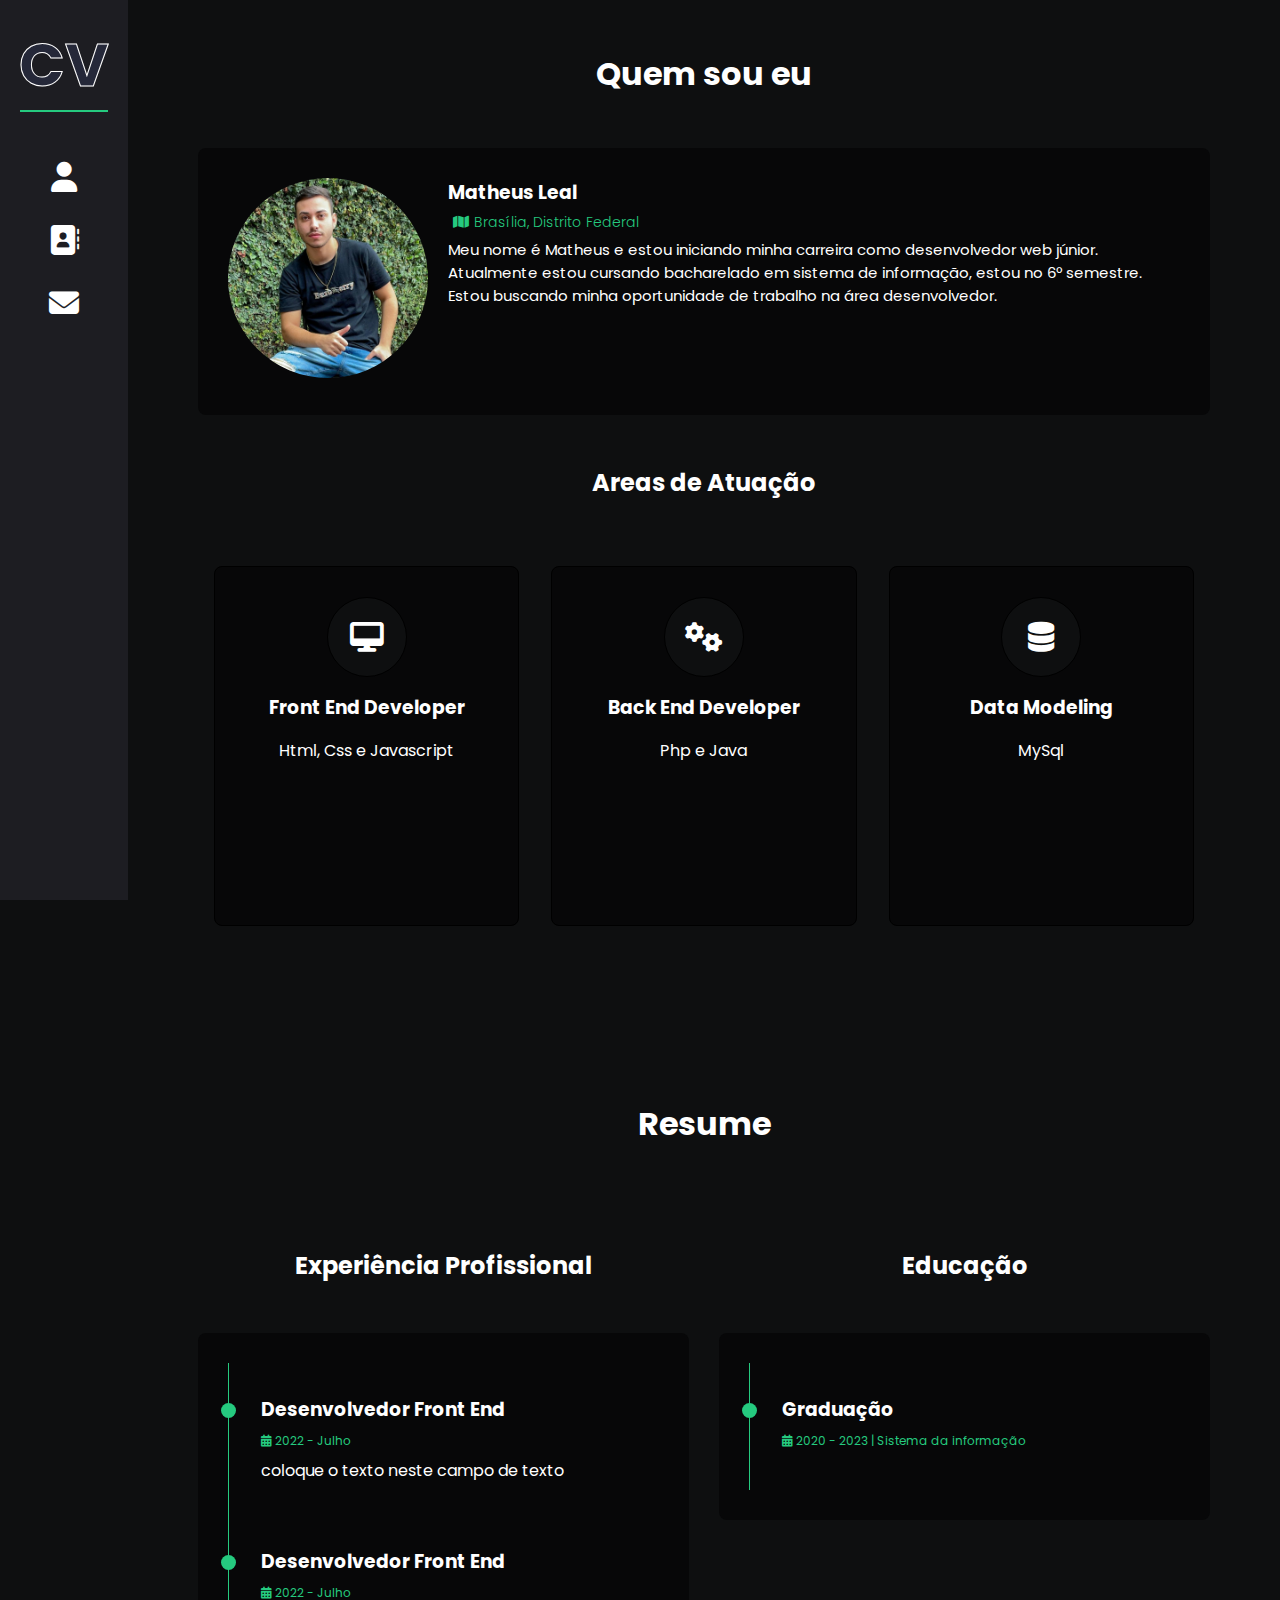
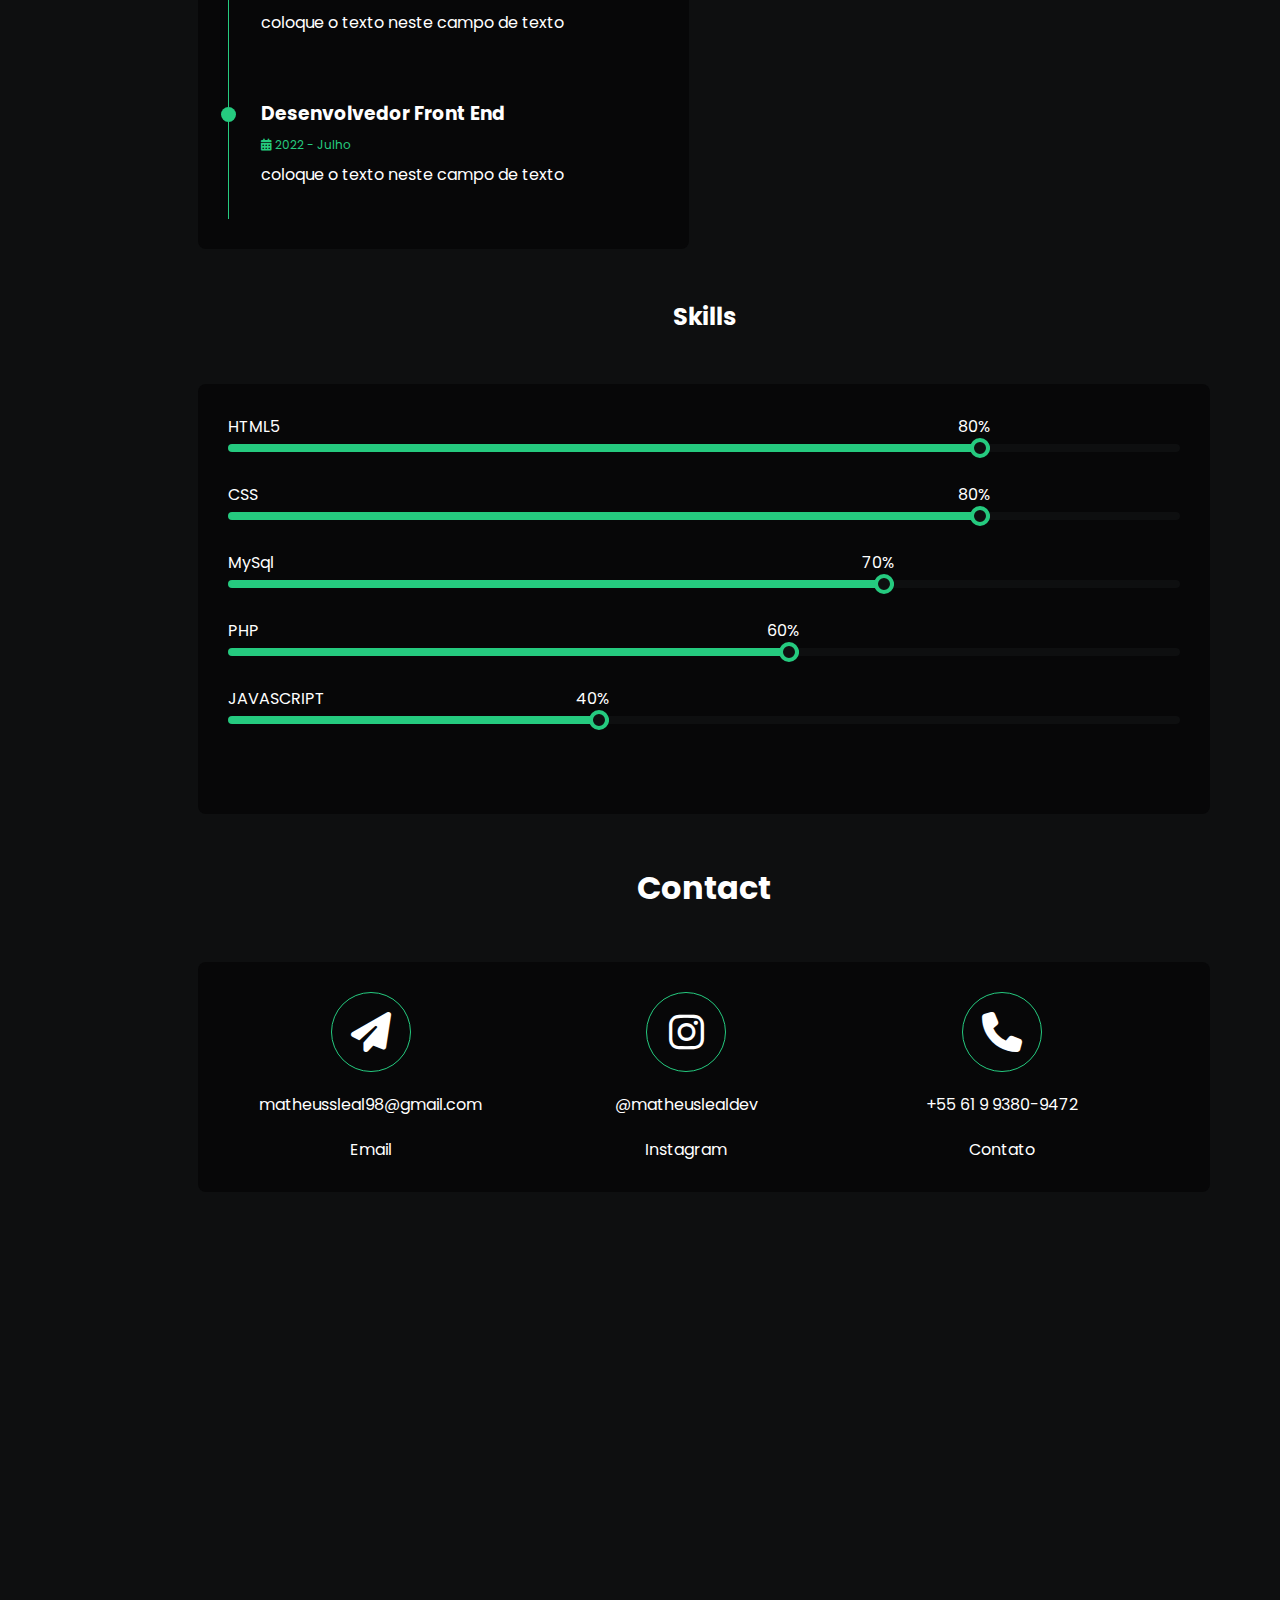
<file: index.html>
<!DOCTYPE html>
<html lang="en">

<head>
    <meta charset="UTF-8">
    <meta http-equiv="X-UA-Compatible" content="IE=edge">
    <meta name="viewport" content="width=device-width, initial-scale=1.0">
    <title>Meu Curriculo Virtual</title>
    <link rel="stylesheet" href="./css/main.css" />
    <link rel="stylesheet" href="https://cdnjs.cloudflare.com/ajax/libs/font-awesome/6.1.2/css/all.min.css">
    <link rel="preconnect" href="https://fonts.googleapis.com">
    <link rel="preconnect" href="https://fonts.gstatic.com" crossorigin>
    <link href="https://fonts.googleapis.com/css2?family=Open+Sans:wght@300;400;500;600&family=Poppins:wght@200;300;400;500;600&display=swap" rel="stylesheet">
    <link rel="stylesheet" href="./css/responsive-menu.css" />
</head>

<body>
    <div class="container">
        <header>
            <input type="checkbox" id="btn-menu">
            <label for="btn-menu">
              <i class="fa fa-bars" aria-hidden="true"></i>
              <div class="site-name">
                Matheus Leal
              </div>
            </label>
            <nav class="responsive-menu">
                <a onclick="closeMenu()" href="#aboutMeSection">Quem sou eu</a>
                <a onclick="closeMenu()" href="#resumeSection">Resumo</a>
                <a onclick="closeMenu()" href="#contactSection">Contato</a>
            </nav>
        </header>
        <div class="menu">
            <div class="logo">
                <h2 data-text="CV" class="fill-animation">CV</h2>
            </div>
            <p>
                <a href="#aboutMeSection">
                    <span><i class="fa-solid fa-user"></i></span>
                </a>
            </p>
            <p>
                <a href="#resumeSection">
                    <span><i class="fa-solid fa-address-book"></i></span>
                </a>
            </p>
            <p>
                <a href="#contactSection">
                    <span><i class="fa-solid fa-envelope"></i></span>
                </a>
            </p>
        </div>
        <div class="content">
            <div id="aboutMeSection" style="padding-bottom: 30px; min-height: 1000px;">
                <h1 class="title">Quem sou eu</h1>
                <div class="card-box card">
                    <div class="card-box-img">
                        <img src="./img/img1.jpg" alt="Matheus Photo">
                    </div>
                    <div class="card-box-body">
                        <h3>Matheus Leal</h3>
                        <p class="card-box-body-location"><i class="fa-solid fa-map"></i>Brasília, Distrito Federal</p>
                        <p class="card-box-body-information">Meu nome é Matheus e estou iniciando minha carreira como desenvolvedor web júnior.</p>
                        <p class="card-box-body-information">Atualmente estou cursando bacharelado em sistema de informação, estou no 6º semestre.</p>
                        <p class="card-box-body-information">Estou buscando minha oportunidade de trabalho na área desenvolvedor.</p>
                    </div>
                </div>
                <h2 class="title">Areas de Atuação</h2>
                <div class="service-container">
                    <div class="service-item">
                        <div class="service-item-card card">
                            <div class="service-item-card-icon">
                                <i class="fa-solid fa-desktop"></i>
                            </div>
                            <div class="service-item-card-title">
                                <h3>Front End Developer</h3>
                            </div>
                            <div class="service-item-card-description">
                                <span>Html, Css e Javascript</span>
                            </div>
                        </div>
                    </div>
                    <div class="service-item">
                        <div class="service-item-card card">
                            <div class="service-item-card-icon">
                                <i class="fa-solid fa-cogs"></i>
                            </div>
                            <div class="service-item-card-title">
                                <h3>Back End Developer</h3>
                            </div>
                            <div class="service-item-card-description">
                                <span>Php e Java</span>
                            </div>
                        </div>
                    </div>
                    <div class="service-item">
                        <div class="service-item-card card">
                            <div class="service-item-card-icon">
                                <i class="fa-solid fa-database"></i>
                            </div>
                            <div class="service-item-card-title">
                                <h3>Data Modeling</h3>
                            </div>
                            <div class="service-item-card-description">
                                <span>MySql</span>
                            </div>
                        </div>
                    </div>
                </div>
            </div>
            <div id="resumeSection">
                <h1 class="title">
                    Resume
                </h1>
                <div class="flexbox">
                    <div class="flexbox-item">
                        <h2 class="title">Experiência Profissional</h2>
                        <div class="card">
                            <div class="timeline-item">
                                <h3>Desenvolvedor Front End</h3>
                                <p class="timeline-item-period"><i class="fa-solid fa-calendar-days"></i> 2022 - Julho</p>
                                coloque o texto neste campo de texto
                                <div class="timeline-item-marker">
                                    <div class="timeline-item-marker-circle">

                                    </div>
                                    <div class="timeline-item-marker-line">

                                    </div>
                                </div>
                            </div>
                            <div class="timeline-item">
                                <h3>Desenvolvedor Front End</h3>
                                <p class="timeline-item-period"><i class="fa-solid fa-calendar-days"></i> 2022 - Julho</p>
                                coloque o texto neste campo de texto
                                <div class="timeline-item-marker">
                                    <div class="timeline-item-marker-circle">

                                    </div>
                                    <div class="timeline-item-marker-line">

                                    </div>
                                </div>
                            </div>
                            <div class="timeline-item">
                                <h3>Desenvolvedor Front End</h3>
                                <p class="timeline-item-period"><i class="fa-solid fa-calendar-days"></i> 2022 - Julho</p>
                                coloque o texto neste campo de texto
                                <div class="timeline-item-marker">
                                    <div class="timeline-item-marker-circle">

                                    </div>
                                    <div class="timeline-item-marker-line">

                                    </div>
                                </div>
                            </div>
                        </div>
                    </div>
                    <div class="flexbox-item">
                        <h2 class="title">Educação</h2>
                        <div class="card">
                            <div class="timeline-item">
                                <h3>Graduação</h3>
                                <p class="timeline-item-period"><i class="fa-solid fa-calendar-days"></i> 2020 - 2023 | Sistema da informação</p>
                                <div class="timeline-item-marker">
                                    <div class="timeline-item-marker-circle">

                                    </div>
                                    <div class="timeline-item-marker-line">

                                    </div>
                                </div>
                            </div>
                        </div>
                    </div>
                </div>
                <h2 class="title">Skills</h2>
                <div class="card padding-top-60">
                    <div class="progress-bar">
                        <div class="progress-bar-title">
                            HTML5
                        </div>
                        <div class="progress-bar-done" style="width:80%">
                            <div class="progress-bar-done-text">
                                80%
                            </div>
                            <div class="progress-bar-done-check">

                            </div>
                        </div>
                    </div>
                    <div class="progress-bar">
                        <div class="progress-bar-title">
                            CSS
                        </div>
                        <div class="progress-bar-done" style="width:80%">
                            <div class="progress-bar-done-text">
                                80%
                            </div>
                            <div class="progress-bar-done-check">

                            </div>
                        </div>
                    </div>
                    <div class="progress-bar">
                        <div class="progress-bar-title">
                            MySql
                        </div>
                        <div class="progress-bar-done" style="width:70%">
                            <div class="progress-bar-done-text">
                                70%
                            </div>
                            <div class="progress-bar-done-check">

                            </div>
                        </div>
                    </div>
                    <div class="progress-bar">
                        <div class="progress-bar-title">
                            PHP
                        </div>
                        <div class="progress-bar-done" style="width:60%">
                            <div class="progress-bar-done-text">
                                60%
                            </div>
                            <div class="progress-bar-done-check">

                            </div>
                        </div>
                    </div>
                    <div class="progress-bar">
                        <div class="progress-bar-title">
                            JAVASCRIPT
                        </div>
                        <div class="progress-bar-done" style="width:40%">
                            <div class="progress-bar-done-text">
                                40%
                            </div>
                            <div class="progress-bar-done-check">

                            </div>
                        </div>
                    </div>
                </div>
            </div>
            <div id="contactSection" style="height: 1000px;">
                <h1 class="title">Contact</h1>
                <div class="card flexbox">
                    <div class="contact-item flexbox">
                        <div class="contact-item-icon">
                            <i class="fas fa-paper-plane"></i>
                        </div>
                        <div class="contact-item-value">
                            matheussleal98@gmail.com
                        </div>
                        <div class="contact-item-description">
                            Email
                        </div>
                    </div>
                    <div class="contact-item flexbox">
                        <div class="contact-item-icon">
                            <i class="fab fa-instagram"></i>
                        </div>
                        <div class="contact-item-value">
                            @matheuslealdev
                        </div>
                        <div class="contact-item-description">
                            Instagram
                        </div>
                    </div>
                    <div class="contact-item flexbox">
                        <div class="contact-item-icon">
                            <i class="fas fa-phone"></i>
                        </div>
                        <div class="contact-item-value">
                            +55 61 9 9380-9472
                        </div>
                        <div class="contact-item-description">
                            Contato
                        </div>
                    </div>
                </div>
            </div>
        </div>
    </div>
    <script>
        function closeMenu() {
            document.getElementById("btn-menu").checked = false
        }
    </script>
</body>

</html>
</file>
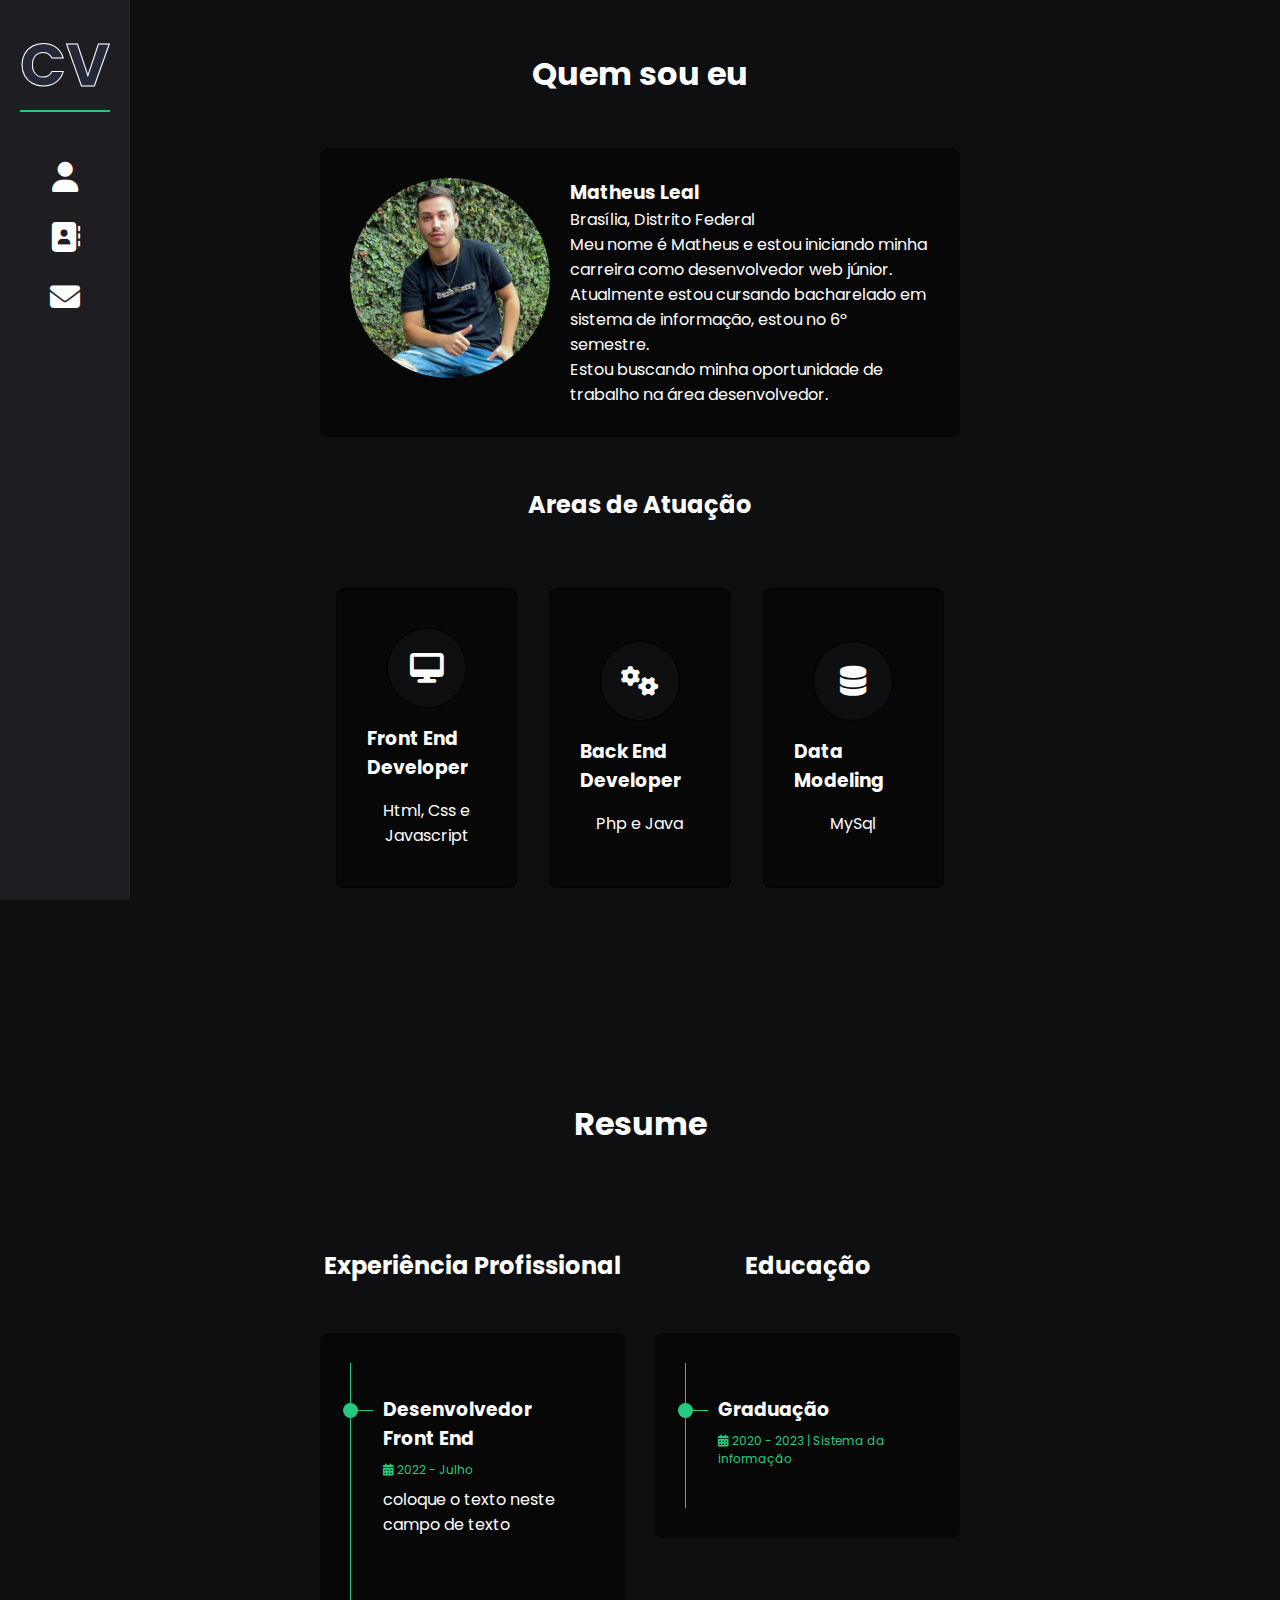
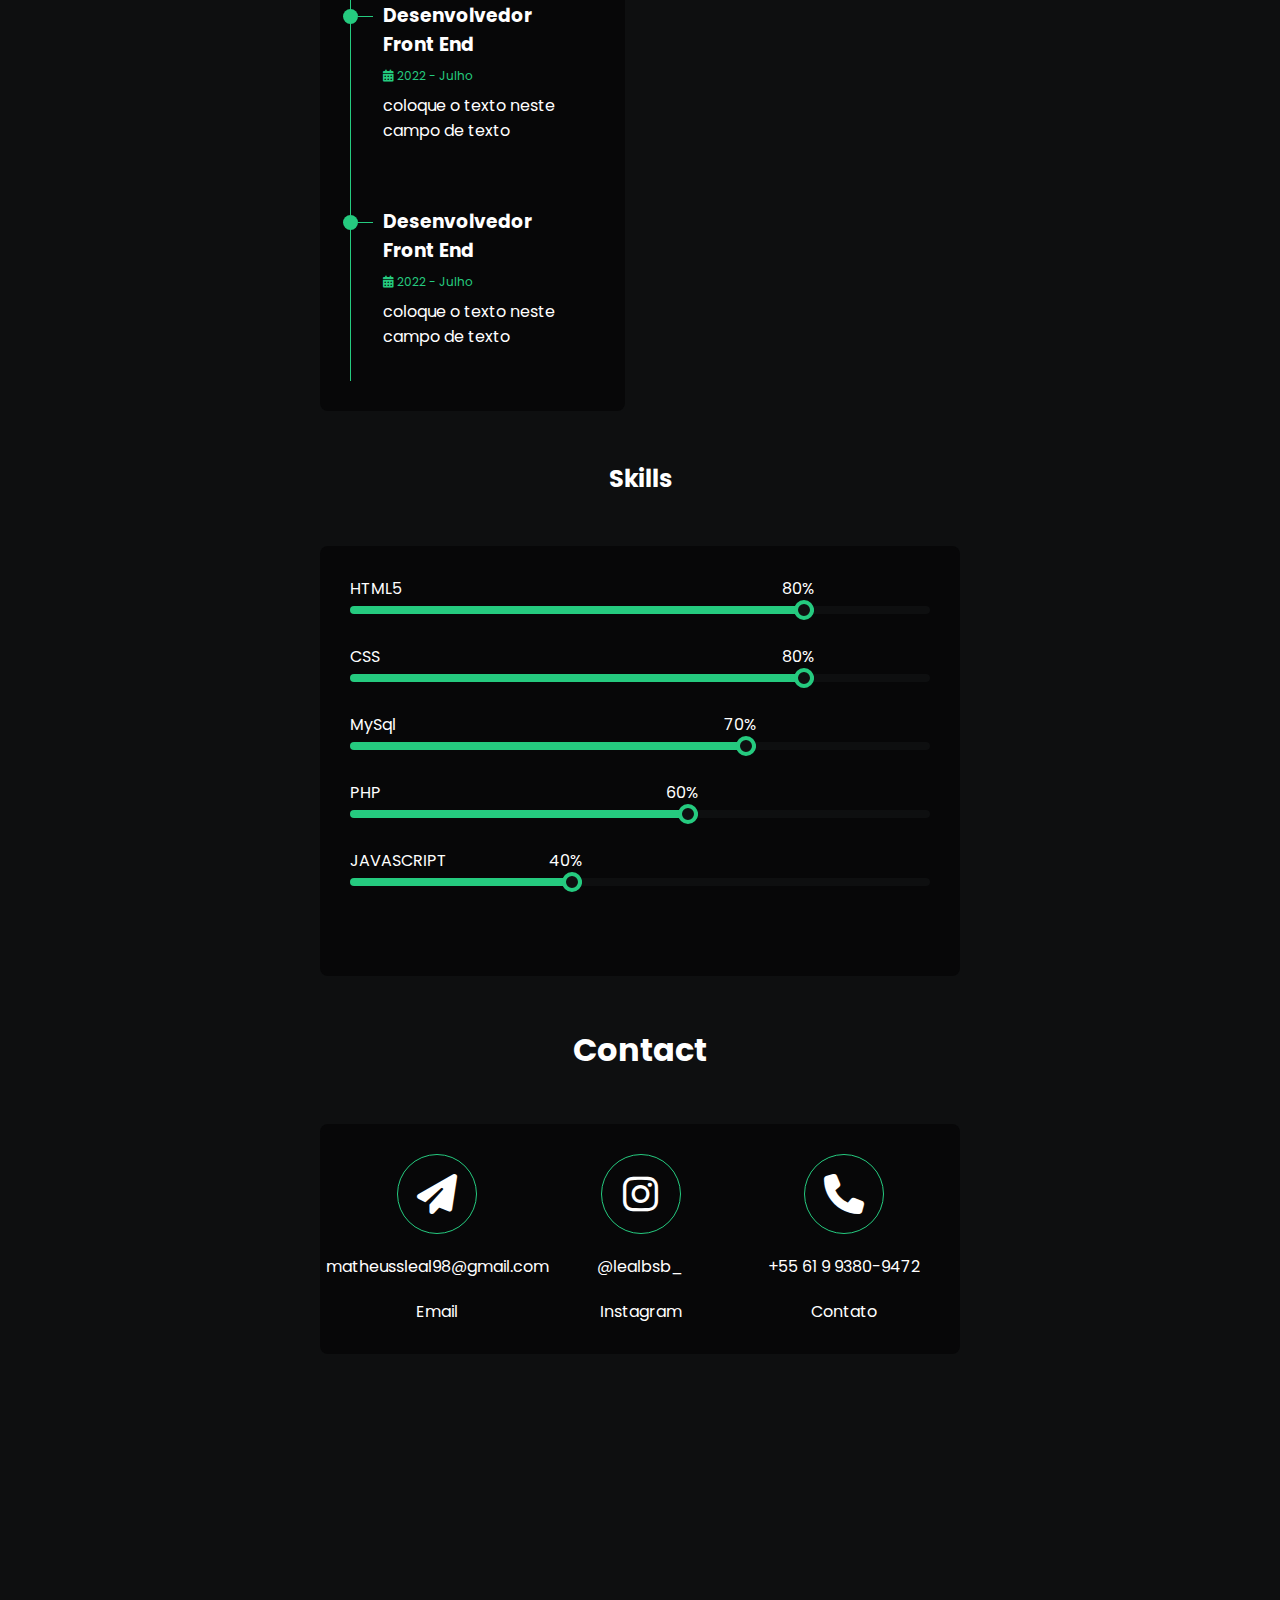
<file: siteComTabela.html>
<html>

<head>
    <title>Curriculo Virtual</title>
    <style>
        html {
            scroll-behavior: smooth;
        }
        
        * {
            box-sizing: border-box;
            margin: 0px;
            padding: 0px;
        }
        
        body {
            background: #0e0f10;
            color: white;
            font-family: 'Open Sans', sans-serif;
            font-family: 'Poppins', sans-serif;
        }
        
        .tabela-principal {
            width: 100%;
            height: 100vh;
            border-collapse: collapse;
        }
        
        .menu {
            background: #1D1D22;
            padding: 20px;
            vertical-align: top;
            text-align: center;
            position: fixed;
            height: 100%;
        }
        
        .menu p {
            margin-bottom: 30px;
        }
        
        .menu a {
            color: white;
            text-decoration: none;
        }
        
        .menu a i {
            font-size: 30px;
        }
        
        .menu a:hover {
            color: #25ca7f;
        }
        
        .menu .logo {
            display: flex;
            align-items: center;
            justify-content: center;
            border-bottom: 2px solid #25ca7f;
            margin-bottom: 50px;
        }
        
        .table-bordy {
            padding-left: 25%;
            padding-right: 25%;
            vertical-align: top;
        }
        
        .title {
            margin-top: 50px;
            margin-bottom: 50px;
            text-align: center;
        }
        
        .card-box {
            display: flex;
        }
        
        .card-box-img img {
            height: 200px;
            border-radius: 50%
        }
        
        .card-box-body {
            margin-left: 20px;
        }
        
        .service-container {
            display: flex;
            flex-wrap: wrap;
        }
        
        .service-container .service-item {
            width: calc(33.33% - 32px);
            /*margin-bottom: 16px; */
            margin: 16px;
        }
        
        .service-container .service-item .service-item-card {
            border: 1px solid black;
            height: 300px;
            display: flex;
            flex-direction: column;
            align-items: center;
            justify-content: center;
        }
        
        .service-container .service-item .service-item-card:hover {
            border: 1px solid #25ca7f;
        }
        
        .service-container .service-item .service-item-card .service-item-card-icon {
            background-color: #0e0f10;
            height: 80px;
            border: 1px solid black;
            width: 80px;
            border-radius: 50%;
            display: flex;
            align-items: center;
            justify-content: center;
        }
        
        .service-container .service-item .service-item-card .service-item-card-icon:hover {
            border: 1px solid #25ca7f;
        }
        
        .service-container .service-item .service-item-card .service-item-card-icon i {
            font-size: 30px;
        }
        
        .service-container .service-item .service-item-card .service-item-card-title {
            margin-top: 16px;
            margin-bottom: 16px;
        }
        
        .service-container .service-item .service-item-card .service-item-card-description {
            text-align: center;
        }
        
        .flexbox {
            display: flex;
            gap: 30px;
        }
        
        .flexbox-item {
            width: 50%;
        }
        
        .card {
            background: #070708;
            padding: 30px;
            border-radius: 8px;
        }
        
        .timeline-item {
            padding-bottom: 30px;
            border-left: 1px solid #25ca7f;
            padding: 32px;
            position: relative;
        }
        
        .timeline-item-period {
            font-size: 12px;
            color: 25ca7f;
            margin-top: 8px;
            margin-bottom: 8px;
        }
        
        .timeline-item-marker {
            display: flex;
            align-items: center;
            position: absolute;
            top: 40px;
            left: -8px;
        }
        
        .timeline-item-marker-circle {
            height: 15px;
            width: 15px;
            border-radius: 50%;
            background: #25ca7f;
        }
        
        .timeline-item-marker-line {
            height: 1;
            width: 15px;
            background: #25ca7f;
        }
        
        #aboutMeSection,
        #resumeSection,
        #contactSection {
            scroll-margin-top: 50px;
        }
        
        .progress-bar {
            background-color: #0e0f10;
            height: 8px;
            border-radius: 8px;
            position: relative;
            margin-bottom: 60px;
        }
        
        .progress-bar-done {
            background: #25ca7f;
            height: 100%;
            border-radius: 8px;
            position: relative;
        }
        
        .progress-bar-title {
            position: absolute;
            top: -30px;
        }
        
        .progress-bar-done-text {
            position: absolute;
            top: -30px;
            right: 0px;
        }
        
        .padding-top-60 {
            padding-top: 60px;
        }
        
        .progress-bar-done-check {
            height: 20px;
            width: 20px;
            border: 4px solid #25ca7f;
            border-radius: 50%;
            position: absolute;
            right: 0px;
            top: -6px;
            background-color: #0e0f10;
        }
        
        .contact-item {
            text-align: center;
            flex-direction: column;
            width: 30%;
            align-items: center;
            gap: 20px;
        }
        
        .contact-item-icon {
            font-size: 40px;
            border: 1px solid #25ca7f;
            width: 80px;
            height: 80px;
            border-radius: 50%;
            display: flex;
            align-items: center;
            justify-content: center;
        }
        
        h2.fill-animation {
            position: relative;
            color: #252839;
            -webkit-text-stroke: 1px white;
            text-transform: uppercase;
            font-size: 60px;
        }
        
        h2.fill-animation::before {
            content: attr(data-text);
            position: absolute;
            top: 0;
            left: 0;
            width: 0;
            height: 100%;
            color: #01fe87;
            -webkit-text-stroke: 0vw #383d52;
            overflow: hidden;
            animation: animate 6s linear forwards;
        }
        
        @keyframes animate {
            0%,
            10%,
            {
                width: 0;
            }
            70%,
            90%,
            100% {
                width: 100%;
            }
        }
    </style>

    <link rel="preconnect" href="https://fonts.googleapis.com">
    <link rel="preconnect" href="https://fonts.gstatic.com" crossorigin>
    <link href="https://fonts.googleapis.com/css2?family=Open+Sans:wght@300;400;500;600&family=Poppins:wght@200;300;400;500;600&display=swap" rel="stylesheet">
    <link rel="stylesheet" href="https://cdnjs.cloudflare.com/ajax/libs/font-awesome/6.1.2/css/all.min.css">
</head>

<body>

    <table class="tabela-principal">
        <tr>
            <td class="menu">
                <div class="logo">
                    <h2 data-text="CV" class="fill-animation">CV</h2>
                </div>
                <p>
                    <a href="#aboutMeSection">
                        <span><i class="fa-solid fa-user"></i></span>
                    </a>
                </p>
                <p>
                    <a href="#resumeSection">
                        <span><i class="fa-solid fa-address-book"></i></span>
                    </a>
                </p>
                <p>
                    <a href="#contactSection">
                        <span><i class="fa-solid fa-envelope"></i></span>
                    </a>
                </p>
            </td>
            <td class="table-bordy">
                <div id="aboutMeSection" style="padding-bottom: 30px; min-height: 1000px;">
                    <h1 class="title">Quem sou eu</h1>
                    <div class="card-box card">
                        <div class="card-box-img">
                            <img src="./img/img1.jpg" alt="Matheus Photo">
                        </div>
                        <div class="card-box-body">
                            <h3>Matheus Leal</h3>
                            <p>Brasília, Distrito Federal</p>
                            <p>Meu nome é Matheus e estou iniciando minha carreira como desenvolvedor web júnior.</p>
                            <p> Atualmente estou cursando bacharelado em sistema de informação, estou no 6º semestre.</p>
                            <p>Estou buscando minha oportunidade de trabalho na área desenvolvedor.</p>
                        </div>
                    </div>
                    <h2 class="title">Areas de Atuação</h2>
                    <div class="service-container">
                        <div class="service-item">
                            <div class="service-item-card card">
                                <div class="service-item-card-icon">
                                    <i class="fa-solid fa-desktop"></i>
                                </div>
                                <div class="service-item-card-title">
                                    <h3>Front End Developer</h3>
                                </div>
                                <div class="service-item-card-description">
                                    <span>Html, Css e Javascript</span>
                                </div>
                            </div>
                        </div>
                        <div class="service-item">
                            <div class="service-item-card card">
                                <div class="service-item-card-icon">
                                    <i class="fa-solid fa-cogs"></i>
                                </div>
                                <div class="service-item-card-title">
                                    <h3>Back End Developer</h3>
                                </div>
                                <div class="service-item-card-description">
                                    <span>Php e Java</span>
                                </div>
                            </div>
                        </div>
                        <div class="service-item">
                            <div class="service-item-card card">
                                <div class="service-item-card-icon">
                                    <i class="fa-solid fa-database"></i>
                                </div>
                                <div class="service-item-card-title">
                                    <h3>Data Modeling</h3>
                                </div>
                                <div class="service-item-card-description">
                                    <span>MySql</span>
                                </div>
                            </div>
                        </div>
                    </div>
                </div>
                <div id="resumeSection">
                    <h1 class="title">
                        Resume
                    </h1>
                    <div class="flexbox">
                        <div class="flexbox-item">
                            <h2 class="title">Experiência Profissional</h2>
                            <div class="card">
                                <div class="timeline-item">
                                    <h3>Desenvolvedor Front End</h3>
                                    <p class="timeline-item-period"><i class="fa-solid fa-calendar-days"></i> 2022 - Julho</p>
                                    coloque o texto neste campo de texto
                                    <div class="timeline-item-marker">
                                        <div class="timeline-item-marker-circle">

                                        </div>
                                        <div class="timeline-item-marker-line">

                                        </div>
                                    </div>
                                </div>
                                <div class="timeline-item">
                                    <h3>Desenvolvedor Front End</h3>
                                    <p class="timeline-item-period"><i class="fa-solid fa-calendar-days"></i> 2022 - Julho</p>
                                    coloque o texto neste campo de texto
                                    <div class="timeline-item-marker">
                                        <div class="timeline-item-marker-circle">

                                        </div>
                                        <div class="timeline-item-marker-line">

                                        </div>
                                    </div>
                                </div>
                                <div class="timeline-item">
                                    <h3>Desenvolvedor Front End</h3>
                                    <p class="timeline-item-period"><i class="fa-solid fa-calendar-days"></i> 2022 - Julho</p>
                                    coloque o texto neste campo de texto
                                    <div class="timeline-item-marker">
                                        <div class="timeline-item-marker-circle">

                                        </div>
                                        <div class="timeline-item-marker-line">

                                        </div>
                                    </div>
                                </div>
                            </div>
                        </div>
                        <div class="flexbox-item">
                            <h2 class="title">Educação</h2>
                            <div class="card">
                                <div class="timeline-item">
                                    <h3>Graduação</h3>
                                    <p class="timeline-item-period"><i class="fa-solid fa-calendar-days"></i> 2020 - 2023 | Sistema da informação</p>
                                    <div class="timeline-item-marker">
                                        <div class="timeline-item-marker-circle">

                                        </div>
                                        <div class="timeline-item-marker-line">

                                        </div>
                                    </div>
                                </div>
                            </div>
                        </div>
                    </div>
                    <h2 class="title">Skills</h2>
                    <div class="card padding-top-60">
                        <div class="progress-bar">
                            <div class="progress-bar-title">
                                HTML5
                            </div>
                            <div class="progress-bar-done" style="width:80%">
                                <div class="progress-bar-done-text">
                                    80%
                                </div>
                                <div class="progress-bar-done-check">

                                </div>
                            </div>
                        </div>
                        <div class="progress-bar">
                            <div class="progress-bar-title">
                                CSS
                            </div>
                            <div class="progress-bar-done" style="width:80%">
                                <div class="progress-bar-done-text">
                                    80%
                                </div>
                                <div class="progress-bar-done-check">

                                </div>
                            </div>
                        </div>
                        <div class="progress-bar">
                            <div class="progress-bar-title">
                                MySql
                            </div>
                            <div class="progress-bar-done" style="width:70%">
                                <div class="progress-bar-done-text">
                                    70%
                                </div>
                                <div class="progress-bar-done-check">

                                </div>
                            </div>
                        </div>
                        <div class="progress-bar">
                            <div class="progress-bar-title">
                                PHP
                            </div>
                            <div class="progress-bar-done" style="width:60%">
                                <div class="progress-bar-done-text">
                                    60%
                                </div>
                                <div class="progress-bar-done-check">

                                </div>
                            </div>
                        </div>
                        <div class="progress-bar">
                            <div class="progress-bar-title">
                                JAVASCRIPT
                            </div>
                            <div class="progress-bar-done" style="width:40%">
                                <div class="progress-bar-done-text">
                                    40%
                                </div>
                                <div class="progress-bar-done-check">

                                </div>
                            </div>
                        </div>
                    </div>
                </div>
                <div id="contactSection" style="height: 1000px;">
                    <h1 class="title">Contact</h1>
                    <div class="card flexbox">
                        <div class="contact-item flexbox">
                            <div class="contact-item-icon">
                                <i class="fas fa-paper-plane"></i>
                            </div>
                            <div class="contact-item-value">
                                matheussleal98@gmail.com
                            </div>
                            <div class="contact-item-description">
                                Email
                            </div>
                        </div>
                        <div class="contact-item flexbox">
                            <div class="contact-item-icon">
                                <i class="fab fa-instagram"></i>
                            </div>
                            <div class="contact-item-value">
                                @lealbsb_
                            </div>
                            <div class="contact-item-description">
                                Instagram
                            </div>
                        </div>
                        <div class="contact-item flexbox">
                            <div class="contact-item-icon">
                                <i class="fas fa-phone"></i>
                            </div>
                            <div class="contact-item-value">
                                +55 61 9 9380-9472
                            </div>
                            <div class="contact-item-description">
                                Contato
                            </div>
                        </div>
                    </div>
                </div>
            </td>
        </tr>
    </table>

</body>

</html>
</file>
<file: css/main.css>
html {
                 scroll-behavior: smooth;
             }
             
             * {
                 box-sizing: border-box;
                 margin: 0px;
                 padding: 0px;
             }
             
             body {
                 background: #0e0f10;
                 color: white;
                 font-family: 'Open Sans', sans-serif;
                 font-family: 'Poppins', sans-serif;
             }
             
             .container {
                 width: 100%;
                 display: flex;
             }
             
             .content {
                 height: 100%;
                 width: 100%;
                 vertical-align: top;
                 max-width: 1200px;
                 margin-left: auto;
                 margin-right: auto;
                 padding-left: 10%;
             }
             
             .title {
                 margin-top: 50px;
                 margin-bottom: 50px;
                 text-align: center;
             }
             
             .flexbox {
                 display: flex;
                 gap: 30px;
             }
             
             .flexbox-item {
                 width: 50%;
             }
             
             #aboutMeSection,
             #resumeSection,
             #contactSection {
                 scroll-margin-top: 50px;
                 margin-left: 30px;
                 margin-right: 30px;
             }
             
             .padding-top-60 {
                 padding-top: 60px !important;
             }
             /* Menu Section Init */
             
             .menu {
                 background-color: red;
                 height: 100%;
                 width: 10%;
                 background: #1D1D22;
                 padding: 20px;
                 vertical-align: top;
                 text-align: center;
                 position: fixed;
             }
             
             .menu p {
                 margin-bottom: 30px;
             }
             
             .menu a {
                 color: white;
                 text-decoration: none;
             }
             
             .menu a i {
                 font-size: 30px;
             }
             
             .menu a:hover {
                 color: #25ca7f;
             }
             
             .menu .logo {
                 display: flex;
                 align-items: center;
                 justify-content: center;
                 border-bottom: 2px solid #25ca7f;
                 margin-bottom: 50px;
             }
             /* Menu Section End */
             /* Fill Animation Section Init*/
             
             h2.fill-animation {
                 position: relative;
                 color: #252839;
                 -webkit-text-stroke: 1px white;
                 text-transform: uppercase;
                 font-size: 60px;
             }
             
             h2.fill-animation::before {
                 content: attr(data-text);
                 position: absolute;
                 top: 0;
                 left: 0;
                 width: 0;
                 height: 100%;
                 color: #01fe87;
                 -webkit-text-stroke: 0vw #383d52;
                 overflow: hidden;
                 animation: animate 6s linear forwards;
             }
             
             @keyframes animate {
                 0%,
                 10%,
                 {
                     width: 0;
                 }
                 70%,
                 90%,
                 100% {
                     width: 100%;
                 }
             }
             /* Fill Animation Section End*/
             /* CardBox Section Init*/
             
             .card {
                 background: #070708;
                 padding: 30px;
                 border-radius: 8px;
             }
             
             .card-box {
                 display: flex;
             }
             
             .card-box-img img {
                 height: 200px;
                 border-radius: 50%
             }
             
             .card-box-body {
                 margin-left: 20px;
             }
             
             .card-box-body-location {
                 color: #25ca7f;
                 font-weight: 300;
                 padding: 5px;
                 font-size: 14px;
             }
             
             .card-box-body-location i {
                 padding-right: 5px;
             }
             
             .card-box-body-information {
                 font-size: 15px;
             }
             /* CardBox Section End */
             /* Service Section Init */
             
             .service-container {
                 display: flex;
                 flex-wrap: wrap;
             }
             
             .service-container .service-item {
                 width: calc(33.33% - 32px);
                 /*margin-bottom: 16px; */
                 margin: 16px;
             }
             
             .service-container .service-item .service-item-card {
                 border: 1px solid black;
                 height: 360px;
                 display: flex;
                 flex-direction: column;
                 align-items: center;
                 text-align: center;
             }
             
             .service-container .service-item .service-item-card:hover {
                 border: 1px solid #25ca7f;
             }
             
             .service-container .service-item .service-item-card .service-item-card-icon {
                 background-color: #0e0f10;
                 height: 80px;
                 border: 1px solid black;
                 width: 80px;
                 border-radius: 50%;
                 display: flex;
                 align-items: center;
                 justify-content: center;
             }
             
             .service-container .service-item .service-item-card .service-item-card-icon:hover {
                 border: 1px solid #25ca7f;
             }
             
             .service-container .service-item .service-item-card .service-item-card-icon i {
                 font-size: 30px;
             }
             
             .service-container .service-item .service-item-card .service-item-card-title {
                 margin-top: 16px;
                 margin-bottom: 16px;
             }
             
             .service-container .service-item .service-item-card .service-item-card-description {
                 text-align: center;
             }
             /* Service Section End */
             /* TimeLine Section Init */
             
             .timeline-item {
                 padding-bottom: 30px;
                 border-left: 1px solid #25ca7f;
                 padding: 32px;
                 position: relative;
             }
             
             .timeline-item-period {
                 font-size: 12px;
                 color: #25ca7f;
                 margin-top: 8px;
                 margin-bottom: 8px;
             }
             
             .timeline-item-marker {
                 display: flex;
                 align-items: center;
                 position: absolute;
                 top: 40px;
                 left: -8px;
             }
             
             .timeline-item-marker-circle {
                 height: 15px;
                 width: 15px;
                 border-radius: 50%;
                 background: #25ca7f;
             }
             
             .timeline-item-marker-line {
                 height: 1;
                 width: 15px;
                 background: #25ca7f;
             }
             /* TimeLine Section End */
             /* Progress Bar Section Init*/
             
             .progress-bar {
                 background-color: #0e0f10;
                 height: 8px;
                 border-radius: 8px;
                 position: relative;
                 margin-bottom: 60px;
             }
             
             .progress-bar-done {
                 background: #25ca7f;
                 height: 100%;
                 border-radius: 8px;
                 position: relative;
             }
             
             .progress-bar-title {
                 position: absolute;
                 top: -30px;
             }
             
             .progress-bar-done-text {
                 position: absolute;
                 top: -30px;
                 right: 0px;
             }
             
             .progress-bar-done-check {
                 height: 20px;
                 width: 20px;
                 border: 4px solid #25ca7f;
                 border-radius: 50%;
                 position: absolute;
                 right: 0px;
                 top: -6px;
                 background-color: #0e0f10;
             }
             /* Progress Bar Section End*/
             /* Contact Item Section Init*/
             
             .contact-item {
                 text-align: center;
                 flex-direction: column;
                 width: 30%;
                 align-items: center;
                 gap: 20px;
             }
             
             .contact-item-icon {
                 font-size: 40px;
                 border: 1px solid #25ca7f;
                 width: 80px;
                 height: 80px;
                 border-radius: 50%;
                 display: flex;
                 align-items: center;
                 justify-content: center;
             }
             /* Contact Item Section End*/
             
             @media only screen and (max-width: 970px) {
                 .menu {
                     display: none;
                 }
             }
             
             @media only screen and (max-width: 770px) {
                 .content {
                     padding-left: 0px;
                 }
                 .card-box {
                     flex-direction: column;
                     align-items: center;
                 }
                 .card-box-body {
                     margin-top: 16px;
                 }
                 .card-box-body p {
                     margin-top: 8px;
                     line-height: 40px;
                 }
                 .service-container .service-item {
                     width: calc(50% - 32px);
                 }
                 .service-container .service-item .service-item-card {
                     min-height: 300px;
                     justify-content: center;
                 }
                 .flexbox {
                     flex-direction: column;
                 }
                 .flexbox-item {
                     width: 100%;
                 }
                 #contactSection .flexbox {
                     align-items: center;
                 }
                 @media only screen and (max-width: 600px) {
                     .service-container .service-item {
                         width: 100%;
                         margin: 0px;
                         margin-bottom: 16px;
                     }
                 }
</file>
<file: css/responsive-menu.css>
* {
    box-sizing: border-box;
    margin: 0px;
    padding: 0px;
}

.fa-bars {
    font-size: 2rem;
    color: #fff;
}

ul {
    list-style: none;
}

header {
    width: 100%;
    background: #1d1d22;
    display: none;
}

#btn-menu {
    display: none;
}

header label {
    display: none;
    padding: 10px;
    position: fixed;
    width: 100%;
    background: #1d1d22;
    z-index: 1;
}

header label .site-name {
    width: 100%;
    color: white;
    text-align: center;
    display: flex;
    align-items: center;
    justify-content: center;
    font-size: 2rem;
}

header label:hover {
    cursor: pointer;
}

.responsive-menu {
    margin: 0;
    padding: 0;
    display: flex;
}

.responsive-menu a {
    border-right: 1px solid #0e0f10;
    display: block;
    padding: 15px 20px;
    color: #fff;
    text-decoration: none;
    text-transform: uppercase;
}

.responsive-menu a:last-child {
    border-right: none;
}

.responsive-menu a:hover {
    background: rgba(0, 0, 0, 0.3);
}

.dropdown {
    display: none;
    position: absolute;
    top: 100%;
    left: 0;
    background: #fff;
    padding: 0;
}

.responsive-menu a:hover>.dropdown {
    display: inline-block;
}

@media (max-width: 970px) {
    header {
        position: absolute;
        top: 0px;
        right: 0px;
        left: 0px;
        display: block;
    }
    header label {
        display: flex;
    }
    .responsive-menu {
        position: fixed;
        background: #1d1d22;
        width: 100%;
        margin-left: -100%;
        transition: all 0.3s;
        display: flex;
        flex-direction: column;
        top: 56px;
        z-index: 1;
    }
    nav a {
        display: block;
        border-top: 1px solid #0e0f10;
    }
    #btn-menu:checked~.responsive-menu {
        margin: 0;
    }
    .container {
        margin-top: 57px;
    }
}
</file>
